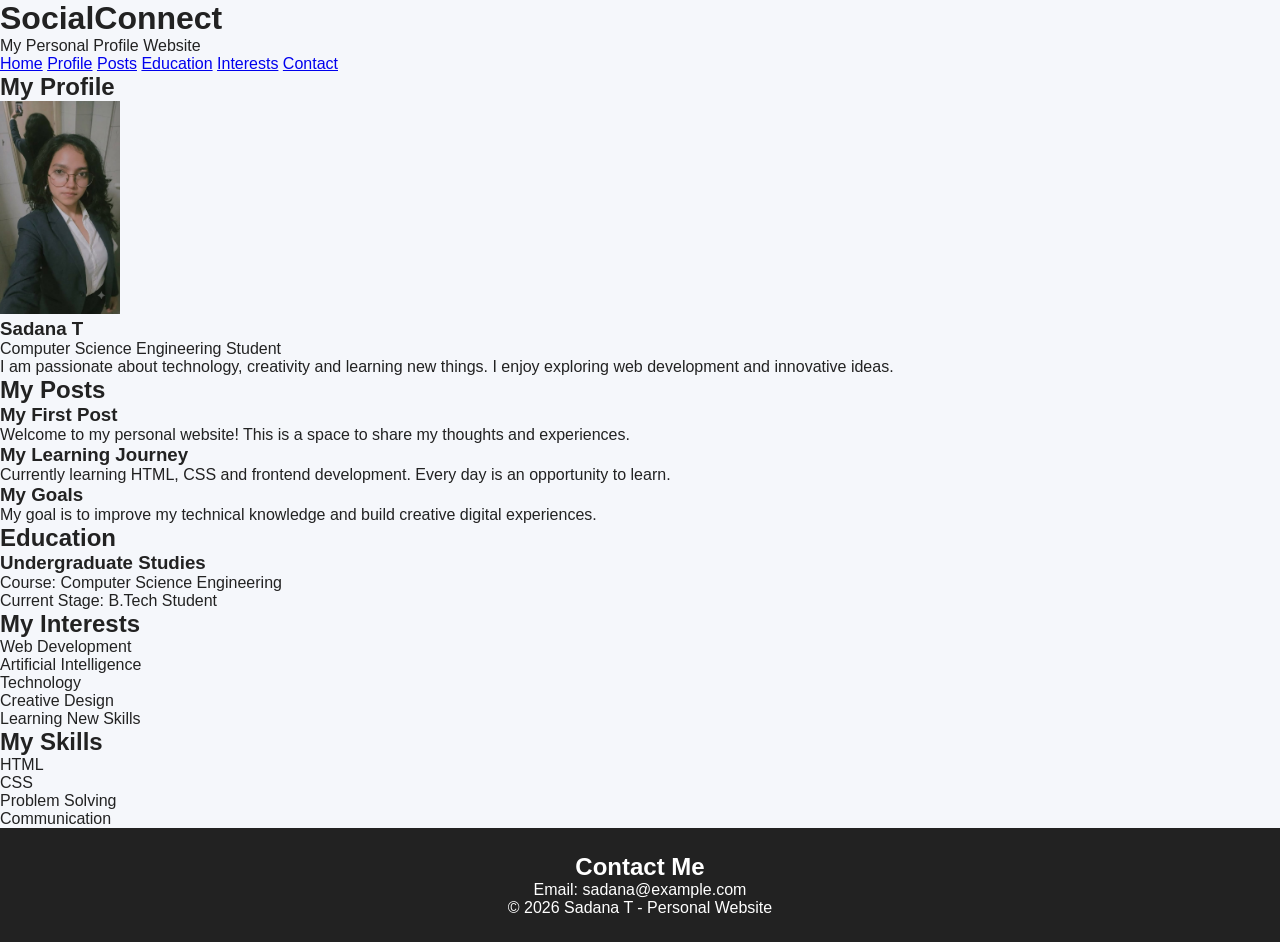
<file: index.html>
<!DOCTYPE html>
<html lang="en">

<head>
    <meta charset="UTF-8">
    <meta name="viewport" content="width=device-width, initial-scale=1.0">
    <title>Sadana - Personal Website</title>
    <link rel="stylesheet" href="layout.css">
</head>

<body>

    <!-- HEADER -->
    <header id="home">
        <h1>SocialConnect</h1>
        <p>My Personal Profile Website</p>
    </header>

    <!-- NAVIGATION -->
    <nav>
        <a href="#home">Home</a>
        <a href="#profile">Profile</a>
        <a href="#posts">Posts</a>
        <a href="#education">Education</a>
        <a href="#interests">Interests</a>
        <a href="#contact">Contact</a>
    </nav>

    <!-- MAIN PAGE LAYOUT -->
    <div class="container">

        <!-- MAIN CONTENT -->
        <main>

            <!-- PROFILE SECTION -->
            <section id="profile" class="profile">
                <h2>My Profile</h2>

                <img src="profile.jpeg"
                     alt="Sadana Profile Picture"
                     width="120">

                <h3>Sadana T</h3>
                <p>Computer Science Engineering Student</p>
                <p>
                    I am passionate about technology,
                    creativity and learning new things.
                    I enjoy exploring web development
                    and innovative ideas.
                </p>
            </section>

            <!-- POSTS SECTION -->
            <section id="posts">
                <h2>My Posts</h2>

                <article class="post">
                    <h3>My First Post</h3>
                    <p>
                        Welcome to my personal website!
                        This is a space to share my thoughts
                        and experiences.
                    </p>
                </article>

                <article class="post">
                    <h3>My Learning Journey</h3>
                    <p>
                        Currently learning HTML, CSS
                        and frontend development.
                        Every day is an opportunity to learn.
                    </p>
                </article>

                <article class="post">
                    <h3>My Goals</h3>
                    <p>
                        My goal is to improve my technical
                        knowledge and build creative
                        digital experiences.
                    </p>
                </article>
            </section>

            <!-- EDUCATION SECTION -->
            <section id="education">
                <h2>Education</h2>

                <div class="education-details">
                    <h3>Undergraduate Studies</h3>
                    <p>Course: Computer Science Engineering</p>
                    <p>Current Stage: B.Tech Student</p>
                </div>
            </section>

        </main>

        <!-- SIDEBAR -->
        <aside>

            <section id="interests">
                <h2>My Interests</h2>

                <ul>
                    <li>Web Development</li>
                    <li>Artificial Intelligence</li>
                    <li>Technology</li>
                    <li>Creative Design</li>
                    <li>Learning New Skills</li>
                </ul>
            </section>

            <section id="skills">
                <h2>My Skills</h2>

                <ul>
                    <li>HTML</li>
                    <li>CSS</li>
                    <li>Problem Solving</li>
                    <li>Communication</li>
                </ul>
            </section>

        </aside>

    </div>

    <!-- FOOTER -->
    <footer id="contact">
        <h2>Contact Me</h2>
        <p>Email: sadana@example.com</p>
        <p>© 2026 Sadana T - Personal Website</p>
    </footer>

</body>
</html>
</file>
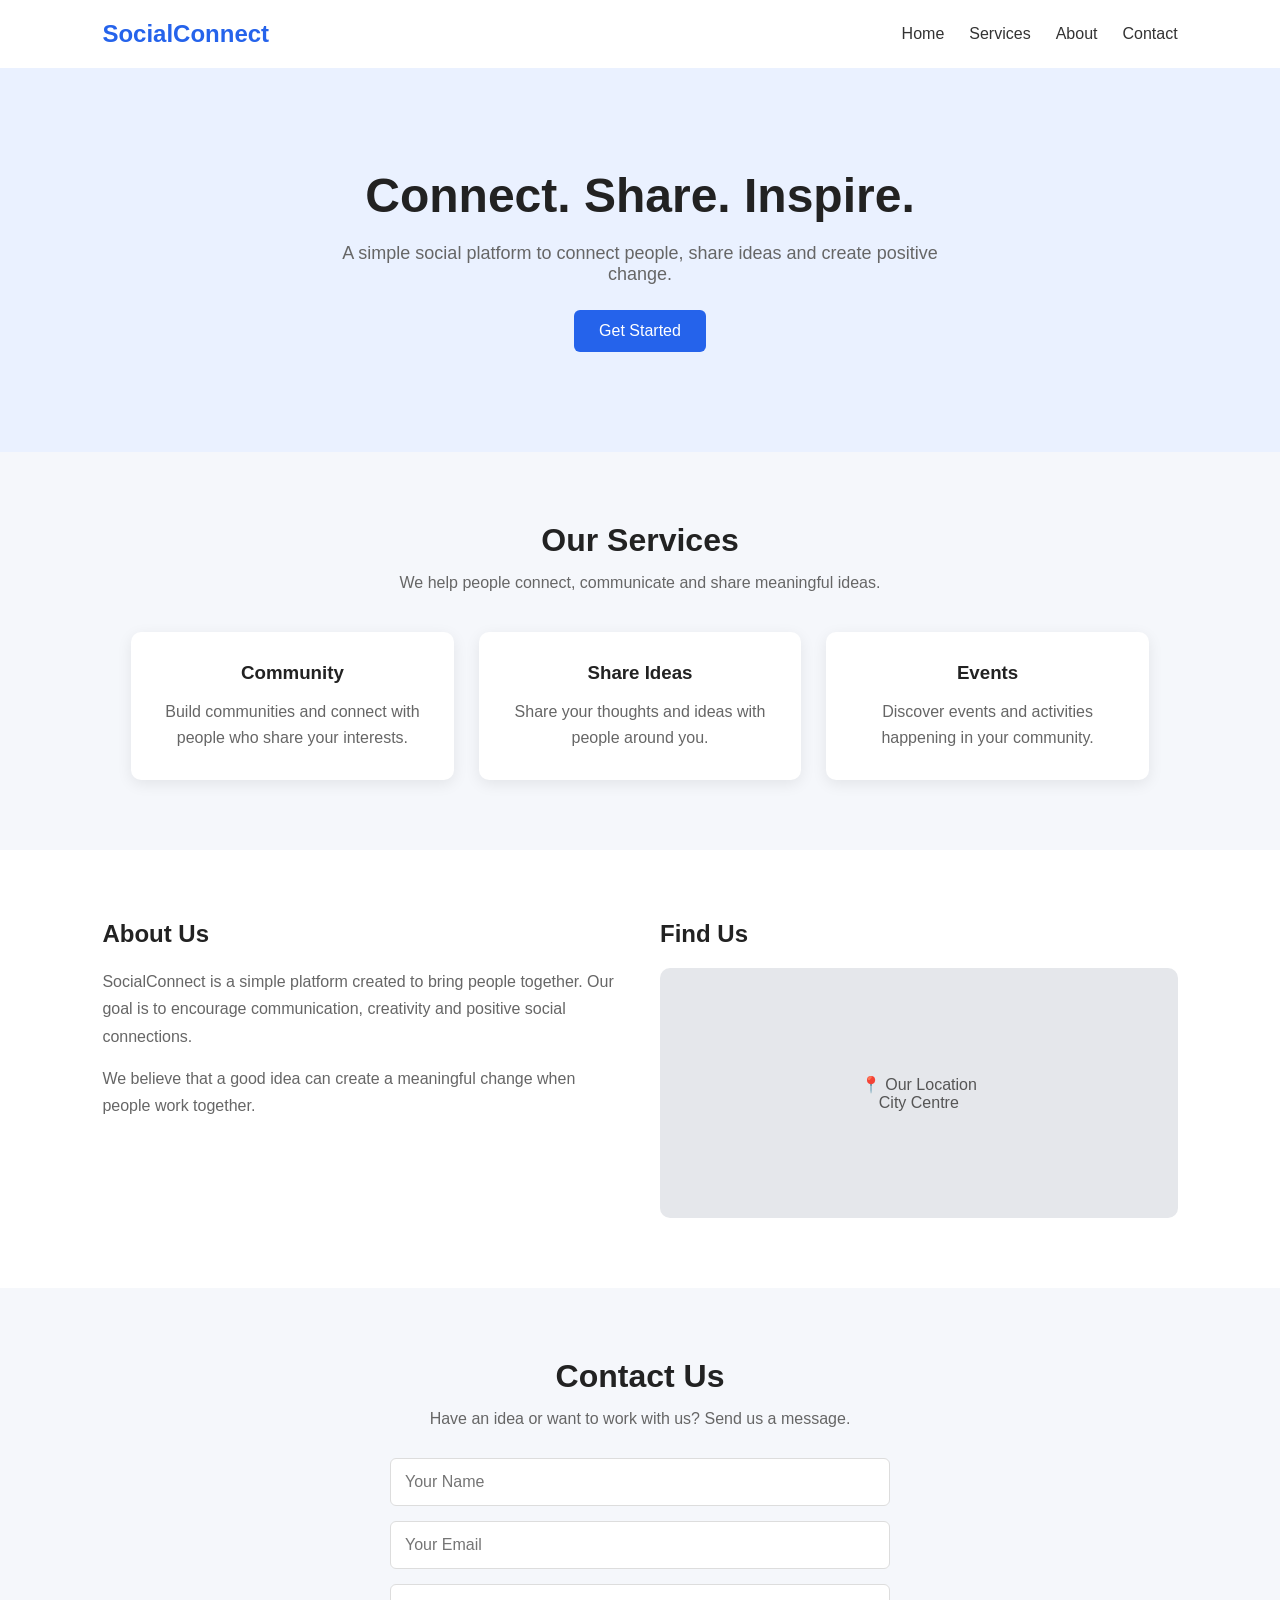
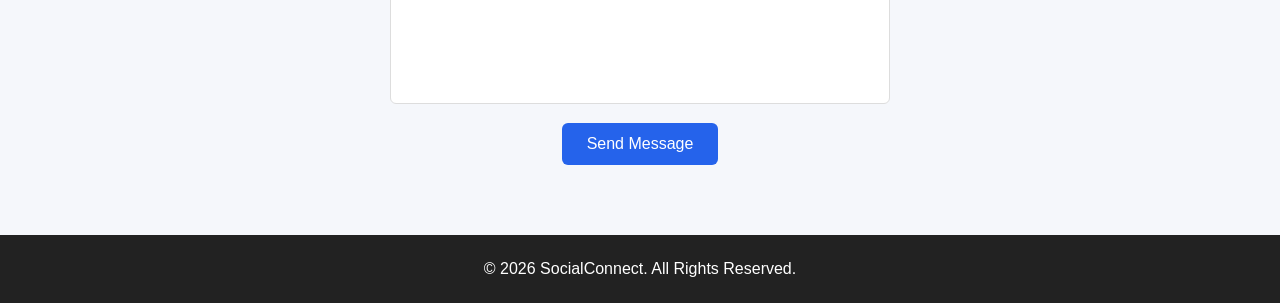
<file: webpage-layout.html>
<!DOCTYPE html>
<html lang="en">

<head>

    <meta charset="UTF-8">

    <meta name="viewport" content="width=device-width, initial-scale=1.0">

    <title>Social Connect</title>

    <link rel="stylesheet" href="layout.css">

</head>


<body>


    <!-- Navigation Bar -->

    <nav class="navbar">

        <div class="logo">
            SocialConnect
        </div>

        <div class="nav-links">

            <a href="#">Home</a>

            <a href="#services">Services</a>

            <a href="#about">About</a>

            <a href="#contact">Contact</a>

        </div>

    </nav>



    <!-- Heading / Hero -->

    <section class="hero">

        <h1>Connect. Share. Inspire.</h1>

        <p>
            A simple social platform to connect people,
            share ideas and create positive change.
        </p>

        <button>Get Started</button>

    </section>



    <!-- Our Services -->

    <section class="services" id="services">

        <h2>Our Services</h2>

        <p class="section-text">
            We help people connect, communicate and
            share meaningful ideas.
        </p>


        <div class="service-container">


            <div class="service-card">

                <h3>Community</h3>

                <p>
                    Build communities and connect
                    with people who share your interests.
                </p>

            </div>



            <div class="service-card">

                <h3>Share Ideas</h3>

                <p>
                    Share your thoughts and ideas
                    with people around you.
                </p>

            </div>



            <div class="service-card">

                <h3>Events</h3>

                <p>
                    Discover events and activities
                    happening in your community.
                </p>

            </div>


        </div>

    </section>



    <!-- About + Map -->

    <section class="about-map">


        <!-- About Us -->

        <div class="about" id="about">

            <h2>About Us</h2>

            <p>
                SocialConnect is a simple platform created
                to bring people together. Our goal is to
                encourage communication, creativity and
                positive social connections.
            </p>

            <p>
                We believe that a good idea can create
                a meaningful change when people work
                together.
            </p>

        </div>



        <!-- Map -->

        <div class="map">

            <h2>Find Us</h2>

            <div class="map-box">

                <p>📍 Our Location</p>

                <p>City Centre</p>

            </div>

        </div>


    </section>



    <!-- Contact Us -->

    <section class="contact" id="contact">

        <h2>Contact Us</h2>

        <p>
            Have an idea or want to work with us?
            Send us a message.
        </p>


        <form>

            <input
                type="text"
                placeholder="Your Name"
            >

            <input
                type="email"
                placeholder="Your Email"
            >

            <textarea
                placeholder="Your Message">
            </textarea>

            <button type="submit">
                Send Message
            </button>

        </form>

    </section>



    <!-- Footer -->

    <footer>

        <p>
            © 2026 SocialConnect. All Rights Reserved.
        </p>

    </footer>


</body>

</html>
</file>
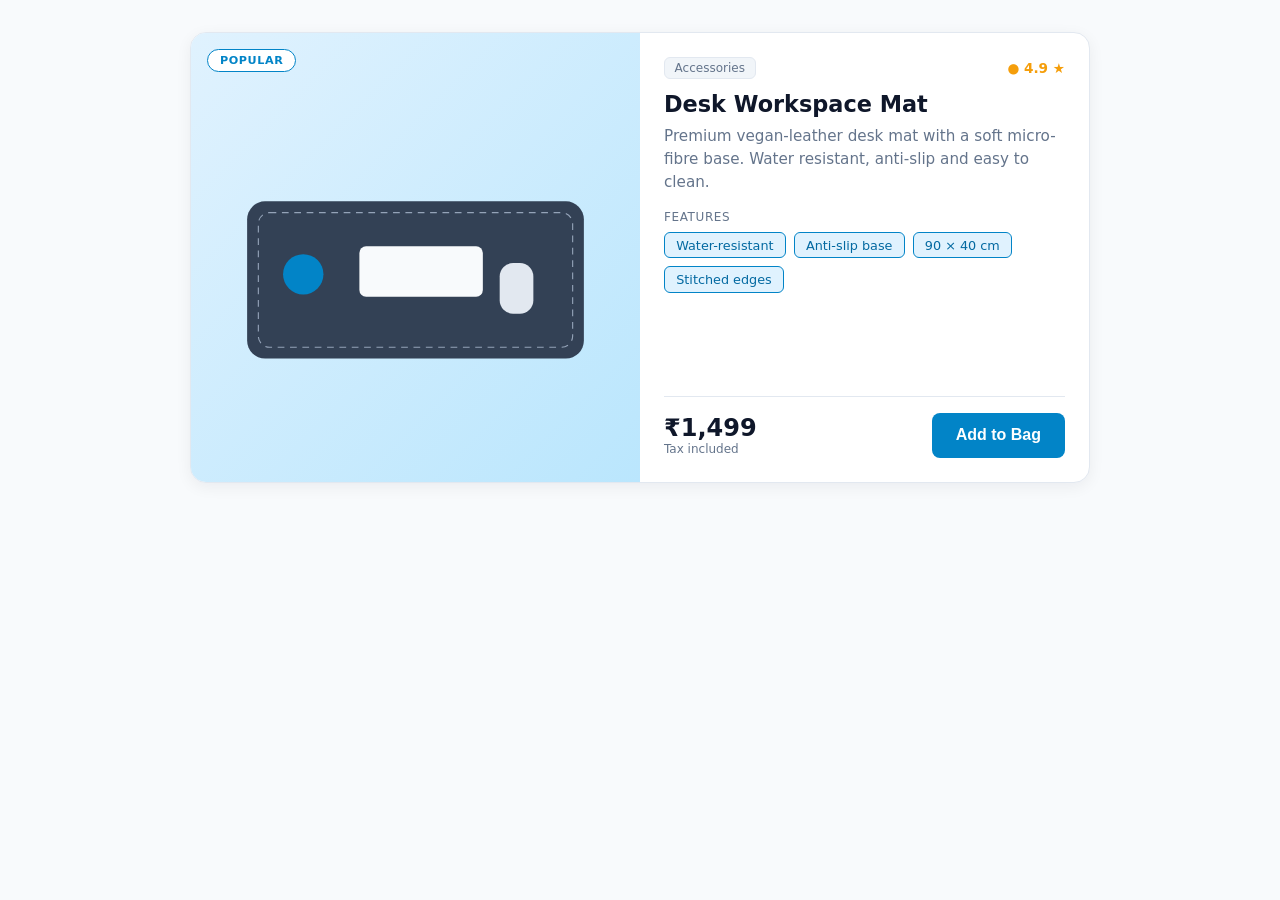
<file: responsive-ui-assignment/task1.html>
<!DOCTYPE html>
<html lang="en">
<head>
  <meta charset="UTF-8">
  <meta name="viewport" content="width=device-width, initial-scale=1.0">
  <title>Task 1 - Product Showcase Card</title>
  <style>
    /* 1. Box Model Reset */
    *, *::before, *::after {
      box-sizing: border-box;
      margin: 0;
      padding: 0;
    }

    body {
      font-family: system-ui, -apple-system, sans-serif;
      background-color: #f8fafc;
      color: #0f172a;
      padding: 2rem 1rem;
      display: flex;
      justify-content: center;
    }

    /* 2. MOBILE BASE STYLES (default = 1 column stack) */
    .product-card {
      width: 100%;
      max-width: 900px;
      background: #ffffff;
      border: 1px solid #e2e8f0;
      border-radius: 16px;
      overflow: hidden;
      display: grid;
      grid-template-columns: 1fr;          /* 1 column on mobile */
      box-shadow: 0 4px 16px rgba(15, 23, 42, 0.06);
    }

    /* Image area */
    .product-image {
      position: relative;
      overflow: hidden;                    /* keeps the zoom inside the box */
      height: 240px;
    }

    .product-image img {
      width: 100%;
      height: 100%;
      object-fit: cover;
      display: block;
      transition: transform 0.3s ease;     /* smooth zoom */
    }

    .product-image:hover img {
      transform: scale(1.04);              /* hover zoom */
    }

    .badge {
      position: absolute;
      top: 1rem;
      left: 1rem;
      background: #ffffff;
      color: #0284c7;
      border: 1px solid #0284c7;
      font-size: 0.7rem;
      font-weight: 700;
      padding: 0.25rem 0.75rem;
      border-radius: 999px;
      letter-spacing: 0.05em;
    }

    /* Details container: Flexbox column */
    .product-details {
      display: flex;
      flex-direction: column;
      justify-content: space-between;      /* spreads content top-to-bottom */
      gap: 1.25rem;
      padding: 1.5rem;
    }

    /* Category / rating row */
    .meta-row {
      display: flex;
      justify-content: space-between;
      align-items: center;
    }

    .category {
      font-size: 0.75rem;
      color: #64748b;
      background: #f1f5f9;
      border: 1px solid #e2e8f0;
      padding: 0.2rem 0.6rem;
      border-radius: 6px;
    }

    .rating {
      font-size: 0.85rem;
      font-weight: 600;
      color: #f59e0b;
    }

    .product-title {
      font-size: 1.4rem;
      margin: 0.75rem 0 0.5rem;
    }

    .product-desc {
      color: #64748b;
      line-height: 1.5;
      font-size: 0.95rem;
    }

    .features-label {
      font-size: 0.75rem;
      color: #64748b;
      text-transform: uppercase;
      letter-spacing: 0.05em;
      margin-top: 1rem;
    }

    /* Feature tags wrap onto next line when needed */
    .features {
      display: flex;
      flex-wrap: wrap;
      gap: 0.5rem;
      margin-top: 0.5rem;
      list-style: none;
    }

    .features li {
      font-size: 0.8rem;
      background: #e0f2fe;
      color: #0369a1;
      border: 1px solid #0284c7;
      padding: 0.3rem 0.7rem;
      border-radius: 6px;
    }

    /* Bottom pricing / button shelf */
    .price-shelf {
      display: flex;
      flex-direction: column;              /* mobile: price above button */
      gap: 1rem;
      border-top: 1px solid #e2e8f0;
      padding-top: 1rem;
    }

    .price {
      font-size: 1.5rem;
      font-weight: 700;
    }

    .tax {
      font-size: 0.75rem;
      color: #64748b;
    }

    .btn {
      width: 100%;                         /* full-width button on mobile */
      background: #0284c7;
      color: #ffffff;
      border: none;
      padding: 0.85rem 1.5rem;
      font-size: 1rem;
      font-weight: 600;
      border-radius: 8px;
      cursor: pointer;
      transition: transform 0.15s ease, background-color 0.2s ease;
    }

    .btn:hover {
      background: #0369a1;
    }

    .btn:active {
      transform: scale(0.96);              /* press-down effect */
    }

    /* 3. DESKTOP BREAKPOINT */
    @media (min-width: 768px) {
      .product-card {
        grid-template-columns: 1fr 1fr;    /* image left, details right */
      }

      .product-image {
        height: auto;
        min-height: 380px;
      }

      .price-shelf {
        flex-direction: row;
        justify-content: space-between;    /* price left, button right */
        align-items: center;
      }

      .btn {
        width: auto;
      }
    }
  </style>
</head>
<body>

  <article class="product-card">

    <figure class="product-image">
      <span class="badge">POPULAR</span>
      <!-- Product illustration (inline SVG, works offline) -->
      <img alt="Desk workspace mat on a clean desk"
           src="data:image/svg+xml;utf8,%3Csvg xmlns='http://www.w3.org/2000/svg' viewBox='0 0 400 400'%3E%3Cdefs%3E%3ClinearGradient id='g' x1='0' y1='0' x2='1' y2='1'%3E%3Cstop offset='0' stop-color='%23e0f2fe'/%3E%3Cstop offset='1' stop-color='%23bae6fd'/%3E%3C/linearGradient%3E%3C/defs%3E%3Crect width='400' height='400' fill='url(%23g)'/%3E%3Crect x='50' y='150' width='300' height='140' rx='16' fill='%23334155'/%3E%3Crect x='60' y='160' width='280' height='120' rx='10' fill='none' stroke='%2394a3b8' stroke-dasharray='6 5'/%3E%3Crect x='150' y='190' width='110' height='45' rx='6' fill='%23f8fafc'/%3E%3Crect x='275' y='205' width='30' height='45' rx='12' fill='%23e2e8f0'/%3E%3Ccircle cx='100' cy='215' r='18' fill='%230284c7'/%3E%3C/svg%3E">
    </figure>

    <section class="product-details">
      <div>
        <div class="meta-row">
          <span class="category">Accessories</span>
          <span class="rating">● 4.9 ★</span>
        </div>

        <h1 class="product-title">Desk Workspace Mat</h1>
        <p class="product-desc">
          Premium vegan-leather desk mat with a soft micro-fibre base.
          Water resistant, anti-slip and easy to clean.
        </p>

        <p class="features-label">Features</p>
        <ul class="features">
          <li>Water-resistant</li>
          <li>Anti-slip base</li>
          <li>90 × 40 cm</li>
          <li>Stitched edges</li>
        </ul>
      </div>

      <div class="price-shelf">
        <div>
          <p class="price">₹1,499</p>
          <p class="tax">Tax included</p>
        </div>
        <button class="btn" type="button">Add to Bag</button>
      </div>
    </section>

  </article>

</body>
</html>
</file>
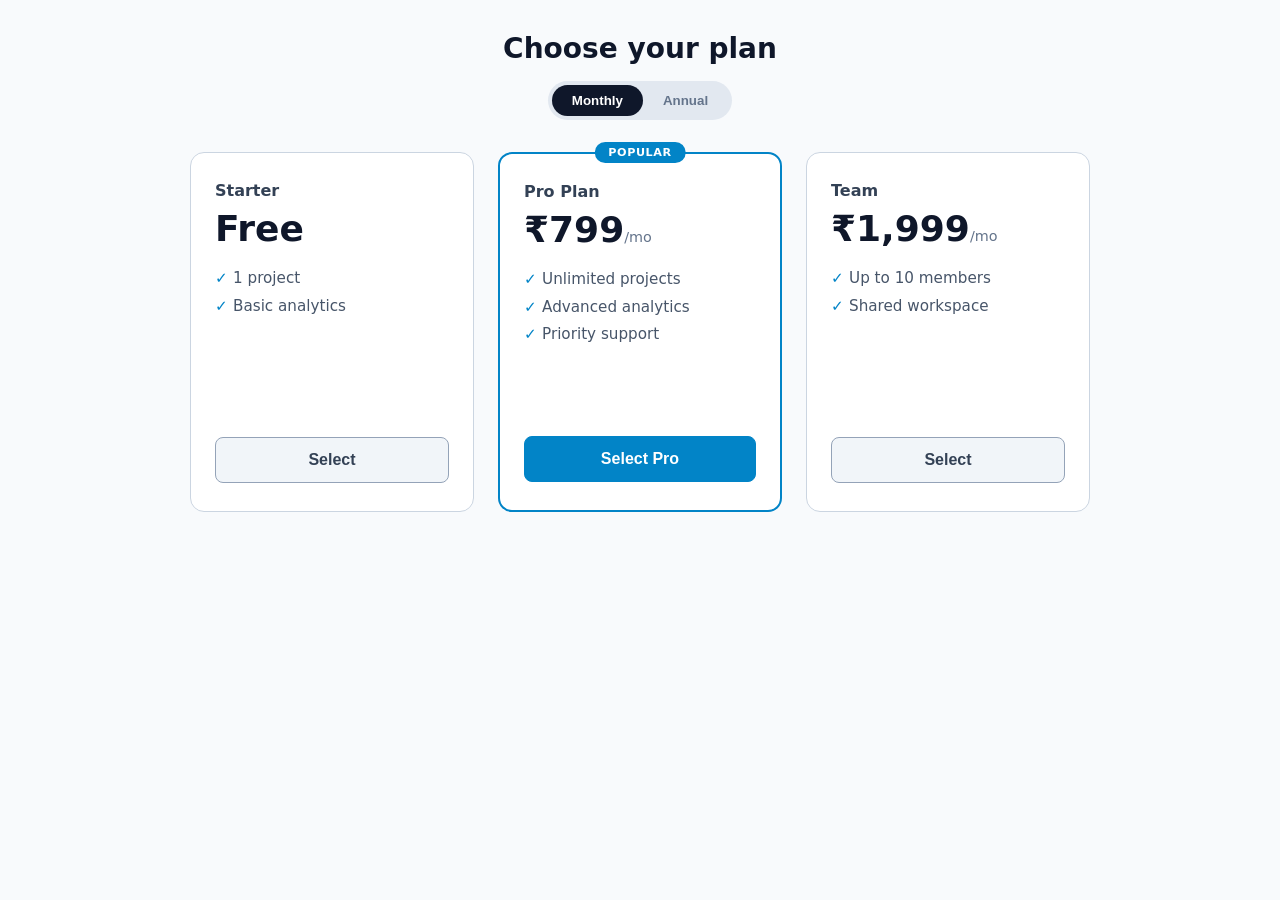
<file: responsive-ui-assignment/task2.html>
<!DOCTYPE html>
<html lang="en">
<head>
  <meta charset="UTF-8">
  <meta name="viewport" content="width=device-width, initial-scale=1.0">
  <title>Task 2 - Responsive Pricing Cards</title>
  <style>
    /* 1. Box Model Reset */
    *, *::before, *::after {
      box-sizing: border-box;
      margin: 0;
      padding: 0;
    }

    body {
      font-family: system-ui, -apple-system, sans-serif;
      background-color: #f8fafc;
      color: #0f172a;
      padding: 2rem 1rem;
      display: flex;
      justify-content: center;
    }

    .pricing {
      width: 100%;
      max-width: 900px;
      text-align: center;
    }

    .pricing h1 {
      font-size: 1.75rem;
      margin-bottom: 1rem;
    }

    /* Billing toggle pill: inline-flex */
    .toggle {
      display: inline-flex;
      align-items: center;
      background: #e2e8f0;
      border-radius: 999px;
      padding: 4px;
      margin-bottom: 2rem;
    }

    .toggle button {
      border: none;
      background: transparent;
      padding: 0.5rem 1.25rem;
      border-radius: 999px;
      font-weight: 600;
      color: #64748b;
      cursor: pointer;
      transition: background-color 0.2s ease, color 0.2s ease;
    }

    .toggle button.active {
      background: #0f172a;
      color: #ffffff;
    }

    /* 2. MOBILE BASE: cards stack in one column */
    .cards {
      display: grid;
      grid-template-columns: 1fr;
      gap: 1.5rem;
      text-align: left;
    }

    .card {
      position: relative;
      background: #ffffff;
      border: 1px solid #cbd5e1;
      border-radius: 14px;
      padding: 1.75rem 1.5rem;
      min-height: 360px;

      /* Flexbox column: button always sits at the bottom */
      display: flex;
      flex-direction: column;
      justify-content: space-between;

      transition: transform 0.25s ease, box-shadow 0.25s ease;
    }

    .card:hover {
      transform: translateY(-6px);         /* hover lift */
      box-shadow: 0 12px 24px rgba(15, 23, 42, 0.12);
    }

    .plan-name {
      font-size: 1rem;
      font-weight: 600;
      color: #334155;
    }

    .plan-price {
      font-size: 2.25rem;
      font-weight: 800;
      margin: 0.5rem 0 1.25rem;
    }

    .plan-price span {
      font-size: 0.9rem;
      font-weight: 500;
      color: #64748b;
    }

    .features {
      list-style: none;
      display: flex;
      flex-direction: column;
      gap: 0.6rem;
      color: #475569;
      font-size: 0.95rem;
    }

    .features li::before {
      content: "✓ ";
      color: #0284c7;
      font-weight: 700;
    }

    .btn {
      margin-top: 1.5rem;
      width: 100%;
      padding: 0.8rem;
      border-radius: 8px;
      font-weight: 600;
      font-size: 1rem;
      cursor: pointer;
      border: 1px solid #94a3b8;
      background: #f1f5f9;
      color: #334155;
      transition: transform 0.15s ease;
    }

    .btn:active {
      transform: scale(0.96);
    }

    /* Featured Pro card */
    .card.featured {
      border: 2px solid #0284c7;
      animation: glow 2.5s ease-in-out infinite;   /* continuous pulse */
    }

    .card.featured .btn {
      background: #0284c7;
      border-color: #0284c7;
      color: #ffffff;
    }

    .popular-badge {
      position: absolute;
      top: -12px;
      left: 50%;
      transform: translateX(-50%);
      background: #0284c7;
      color: #ffffff;
      font-size: 0.7rem;
      font-weight: 700;
      padding: 0.25rem 0.85rem;
      border-radius: 999px;
      letter-spacing: 0.05em;
    }

    /* @keyframes glow animation for the Pro card */
    @keyframes glow {
      0%, 100% {
        box-shadow: 0 0 0 0 rgba(2, 132, 199, 0.35);
      }
      50% {
        box-shadow: 0 0 0 10px rgba(2, 132, 199, 0);
      }
    }

    /* On mobile, show the Pro plan first (as in the blueprint) */
    .card.featured { order: -1; }

    /* 3. DESKTOP BREAKPOINT */
    @media (min-width: 850px) {
      .cards {
        grid-template-columns: repeat(3, 1fr);
        gap: 1.5rem;
      }

      .card.featured {
        order: 0;                          /* back to the middle */
      }
    }
  </style>
</head>
<body>

  <main class="pricing">
    <h1>Choose your plan</h1>

    <div class="toggle" role="group" aria-label="Billing period">
      <button class="active" type="button">Monthly</button>
      <button type="button">Annual</button>
    </div>

    <section class="cards">

      <article class="card">
        <div>
          <h2 class="plan-name">Starter</h2>
          <p class="plan-price">Free</p>
          <ul class="features">
            <li>1 project</li>
            <li>Basic analytics</li>
          </ul>
        </div>
        <button class="btn" type="button">Select</button>
      </article>

      <article class="card featured">
        <span class="popular-badge">POPULAR</span>
        <div>
          <h2 class="plan-name">Pro Plan</h2>
          <p class="plan-price">₹799<span>/mo</span></p>
          <ul class="features">
            <li>Unlimited projects</li>
            <li>Advanced analytics</li>
            <li>Priority support</li>
          </ul>
        </div>
        <button class="btn" type="button">Select Pro</button>
      </article>

      <article class="card">
        <div>
          <h2 class="plan-name">Team</h2>
          <p class="plan-price">₹1,999<span>/mo</span></p>
          <ul class="features">
            <li>Up to 10 members</li>
            <li>Shared workspace</li>
          </ul>
        </div>
        <button class="btn" type="button">Select</button>
      </article>

    </section>
  </main>

</body>
</html>
</file>
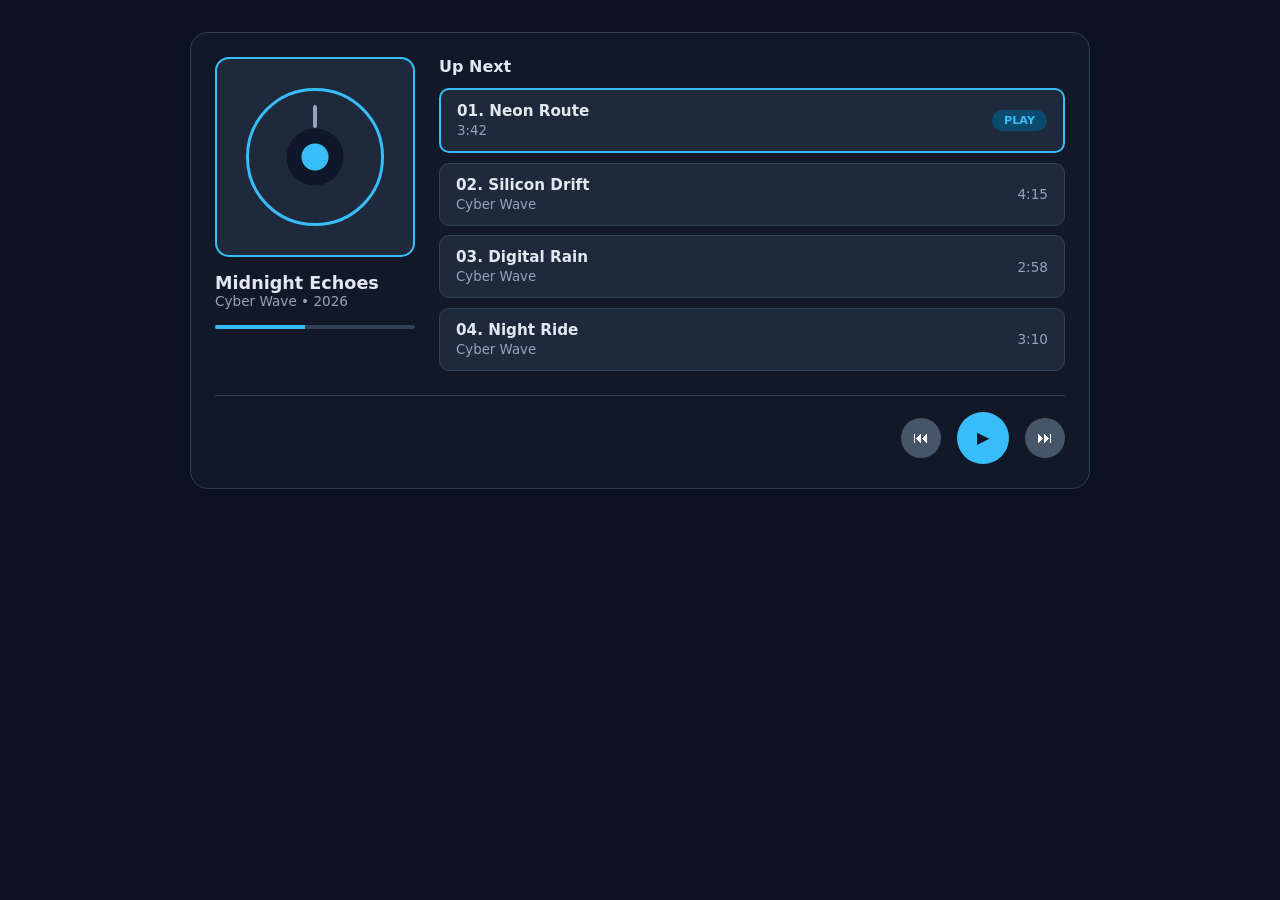
<file: responsive-ui-assignment/task3.html>
<!DOCTYPE html>
<html lang="en">
<head>
  <meta charset="UTF-8">
  <meta name="viewport" content="width=device-width, initial-scale=1.0">
  <title>Task 3 - Music Player & Playlist Shelf</title>
  <style>
    /* 1. Box Model Reset */
    *, *::before, *::after {
      box-sizing: border-box;
      margin: 0;
      padding: 0;
    }

    body {
      font-family: system-ui, -apple-system, sans-serif;
      background-color: #0b1120;
      color: #e2e8f0;
      padding: 2rem 1rem;
      display: flex;
      justify-content: center;
    }

    /* 2. MOBILE BASE: single column stack */
    .player {
      width: 100%;
      max-width: 900px;
      background: #111827;
      border: 1px solid #334155;
      border-radius: 18px;
      padding: 1.5rem;
      display: grid;
      grid-template-columns: 1fr;          /* 1 column on mobile */
      gap: 1.5rem;
    }

    /* Album section */
    .album {
      display: flex;
      flex-direction: column;
      gap: 1rem;
    }

    .cover {
      aspect-ratio: 1 / 1;
      max-width: 200px;
      width: 100%;
      margin: 0 auto;
      background: #1e293b;
      border: 2px solid #38bdf8;
      border-radius: 14px;
      display: flex;
      justify-content: center;
      align-items: center;
    }

    /* Vinyl disc */
    .vinyl {
      width: 70%;
      aspect-ratio: 1 / 1;
      border-radius: 50%;
      border: 3px solid #38bdf8;
      background:
        radial-gradient(circle, #38bdf8 0 14%, #0f172a 15% 30%, #1e293b 31% 100%);
      animation: spin 4s linear infinite;  /* continuous rotation */
      position: relative;
    }

    /* small mark so the rotation is visible */
    .vinyl::after {
      content: "";
      position: absolute;
      top: 10%;
      left: 50%;
      width: 4px;
      height: 18%;
      background: #94a3b8;
      border-radius: 2px;
      transform: translateX(-50%);
    }

    @keyframes spin {
      from { transform: rotate(0deg); }
      to   { transform: rotate(360deg); }
    }

    .song-title {
      font-size: 1.1rem;
      font-weight: 700;
    }

    .song-artist {
      font-size: 0.85rem;
      color: #94a3b8;
    }

    .progress {
      height: 4px;
      background: #334155;
      border-radius: 2px;
      overflow: hidden;
    }

    .progress span {
      display: block;
      width: 45%;
      height: 100%;
      background: #38bdf8;
    }

    /* Queue section */
    .queue h2 {
      font-size: 1rem;
      margin-bottom: 0.75rem;
    }

    .tracks {
      list-style: none;
      display: flex;
      flex-direction: column;
      gap: 0.6rem;
    }

    /* Each track row: Flexbox, title left, duration right */
    .track {
      width: 100%;                         /* full width rows */
      display: flex;
      justify-content: space-between;
      align-items: center;
      background: #1e293b;
      border: 1px solid #334155;
      border-radius: 10px;
      padding: 0.75rem 1rem;
      cursor: pointer;
      transition: transform 0.2s ease, border-color 0.2s ease;
    }

    .track:hover {
      transform: translateX(6px);          /* slide right on hover */
      border-color: #38bdf8;
    }

    .track.active {
      border: 2px solid #38bdf8;
    }

    .track-info strong {
      display: block;
      font-size: 0.95rem;
    }

    .track-info small {
      color: #94a3b8;
    }

    .duration {
      font-size: 0.85rem;
      color: #94a3b8;
    }

    .play-tag {
      background: #0c4a6e;
      color: #38bdf8;
      font-size: 0.7rem;
      font-weight: 700;
      padding: 0.25rem 0.75rem;
      border-radius: 999px;
    }

    /* Bottom playback controls: Flexbox with uniform gap */
    .controls {
      grid-column: 1 / -1;                 /* full width row */
      border-top: 1px solid #334155;
      padding-top: 1rem;
      display: flex;
      justify-content: center;
      align-items: center;
      gap: 1rem;
    }

    .controls button {
      width: 40px;
      height: 40px;
      border-radius: 50%;
      border: none;
      background: #475569;
      color: #ffffff;
      font-size: 1rem;
      cursor: pointer;
      transition: transform 0.15s ease;
    }

    .controls button.main {
      width: 52px;
      height: 52px;
      background: #38bdf8;
      color: #0f172a;
    }

    .controls button:active {
      transform: scale(0.92);
    }

    /* 3. DESKTOP BREAKPOINT */
    @media (min-width: 768px) {
      .player {
        grid-template-columns: 200px 1fr;  /* fixed album + fluid queue */
      }

      .cover {
        margin: 0;
      }

      .controls {
        justify-content: flex-end;
      }
    }
  </style>
</head>
<body>

  <main class="player">

    <section class="album">
      <div class="cover">
        <div class="vinyl"></div>
      </div>
      <div>
        <p class="song-title">Midnight Echoes</p>
        <p class="song-artist">Cyber Wave • 2026</p>
      </div>
      <div class="progress"><span></span></div>
    </section>

    <section class="queue">
      <h2>Up Next</h2>
      <ul class="tracks">
        <li class="track active">
          <div class="track-info"><strong>01. Neon Route</strong><small>3:42</small></div>
          <span class="play-tag">PLAY</span>
        </li>
        <li class="track">
          <div class="track-info"><strong>02. Silicon Drift</strong><small>Cyber Wave</small></div>
          <span class="duration">4:15</span>
        </li>
        <li class="track">
          <div class="track-info"><strong>03. Digital Rain</strong><small>Cyber Wave</small></div>
          <span class="duration">2:58</span>
        </li>
        <li class="track">
          <div class="track-info"><strong>04. Night Ride</strong><small>Cyber Wave</small></div>
          <span class="duration">3:10</span>
        </li>
      </ul>
    </section>

    <div class="controls">
      <button type="button" aria-label="Previous">⏮</button>
      <button type="button" class="main" aria-label="Play">▶</button>
      <button type="button" aria-label="Next">⏭</button>
    </div>

  </main>

</body>
</html>
</file>
<file: layout.css>
/* Basic settings */

* {
    margin: 0;
    padding: 0;
    box-sizing: border-box;
}


body {
    font-family: Arial, sans-serif;

    color: #222;

    background-color: #f5f7fb;
}


/* =========================
   NAVIGATION
   ========================= */

.navbar {

    background-color: white;

    padding: 20px 8%;

    display: flex;

    justify-content: space-between;

    align-items: center;
}


.logo {

    font-size: 24px;

    font-weight: bold;

    color: #2563eb;
}


.nav-links {

    display: flex;

    gap: 25px;
}


.nav-links a {

    text-decoration: none;

    color: #333;
}


.nav-links a:hover {

    color: #2563eb;
}



/* =========================
   HERO / HEADING
   ========================= */

.hero {

    text-align: center;

    padding: 100px 20px;

    background-color: #eaf1ff;
}


.hero h1 {

    font-size: 48px;

    margin-bottom: 20px;
}


.hero p {

    font-size: 18px;

    color: #666;

    max-width: 600px;

    margin: 0 auto 25px;
}


button {

    background-color: #2563eb;

    color: white;

    border: none;

    padding: 12px 25px;

    border-radius: 6px;

    font-size: 16px;

    cursor: pointer;
}


button:hover {

    background-color: #174bb5;
}



/* =========================
   SERVICES
   ========================= */

.services {

    padding: 70px 8%;

    text-align: center;
}


.services h2 {

    font-size: 32px;

    margin-bottom: 15px;
}


.section-text {

    color: #666;

    margin-bottom: 40px;
}


.service-container {

    display: flex;

    gap: 25px;

    justify-content: center;
}


.service-card {

    background-color: white;

    padding: 30px;

    width: 30%;

    border-radius: 10px;

    box-shadow: 0 4px 15px rgba(0,0,0,0.08);
}


.service-card h3 {

    margin-bottom: 15px;
}


.service-card p {

    color: #666;

    line-height: 1.6;
}



/* =========================
   ABOUT + MAP
   ========================= */

.about-map {

    display: flex;

    gap: 40px;

    padding: 70px 8%;

    background-color: white;
}


.about {

    width: 50%;
}


.about h2 {

    margin-bottom: 20px;
}


.about p {

    color: #666;

    line-height: 1.7;

    margin-bottom: 15px;
}


.map {

    width: 50%;
}


.map h2 {

    margin-bottom: 20px;
}


.map-box {

    height: 250px;

    background-color: #e5e7eb;

    display: flex;

    flex-direction: column;

    justify-content: center;

    align-items: center;

    border-radius: 10px;

    color: #555;
}



/* =========================
   CONTACT
   ========================= */

.contact {

    padding: 70px 20px;

    text-align: center;
}


.contact h2 {

    font-size: 32px;

    margin-bottom: 15px;
}


.contact > p {

    color: #666;

    margin-bottom: 30px;
}


form {

    max-width: 500px;

    margin: auto;
}


input,
textarea {

    width: 100%;

    padding: 14px;

    margin-bottom: 15px;

    border: 1px solid #ddd;

    border-radius: 6px;

    font-size: 16px;
}


textarea {

    height: 120px;

    resize: none;
}



/* =========================
   FOOTER
   ========================= */

footer {

    background-color: #222;

    color: white;

    text-align: center;

    padding: 25px;
}
</file>
